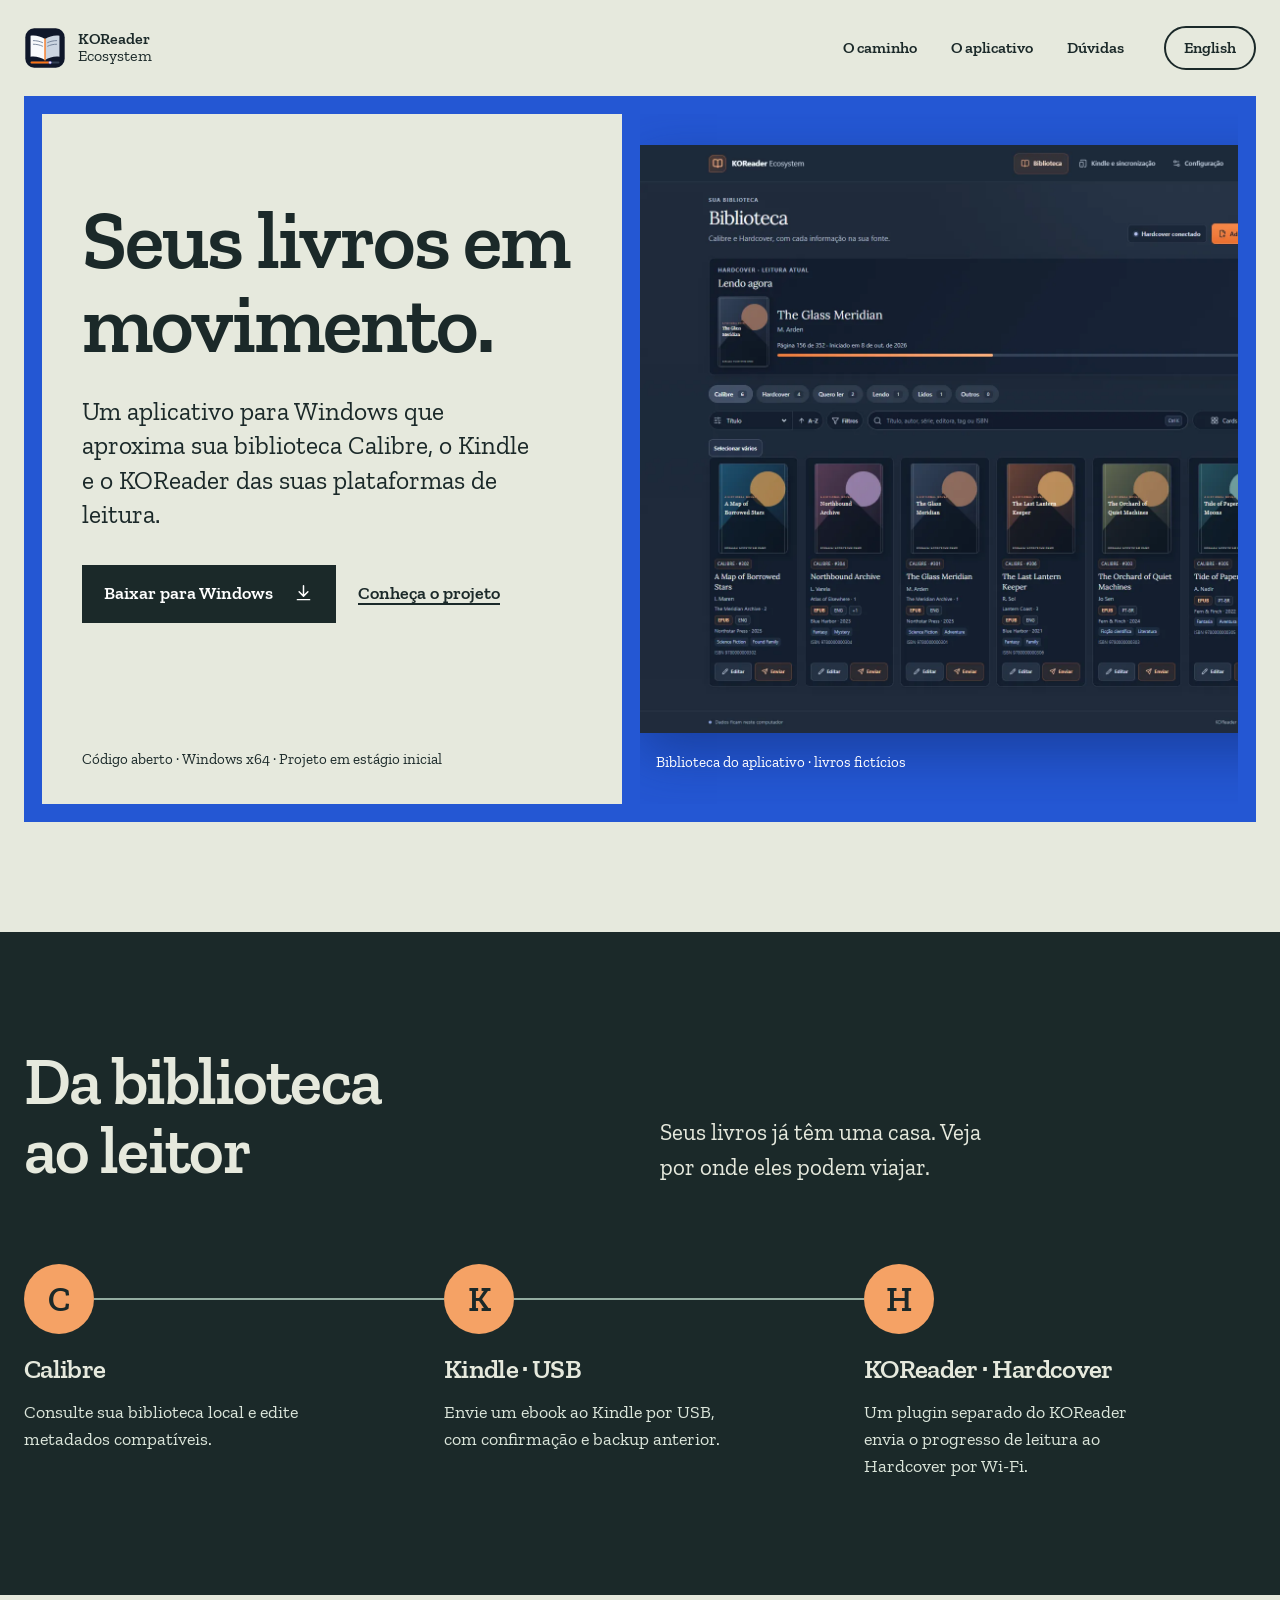
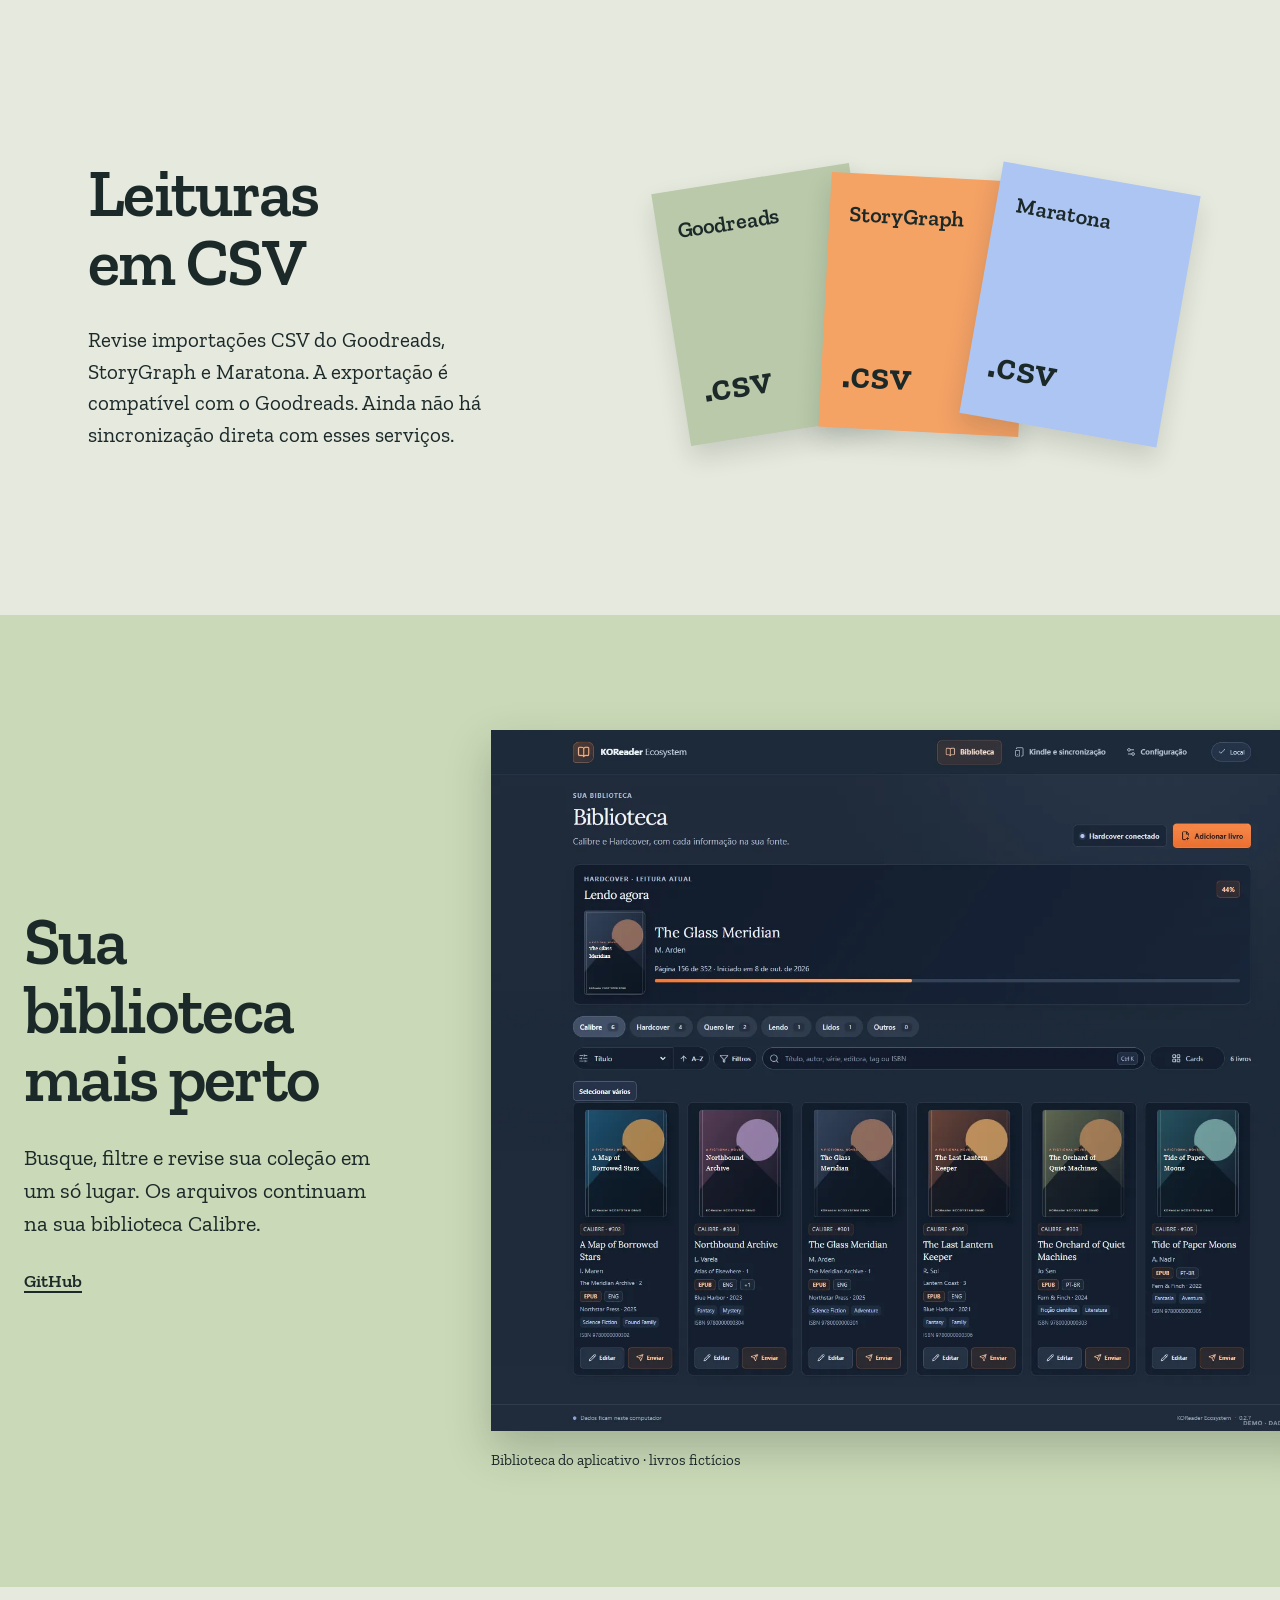
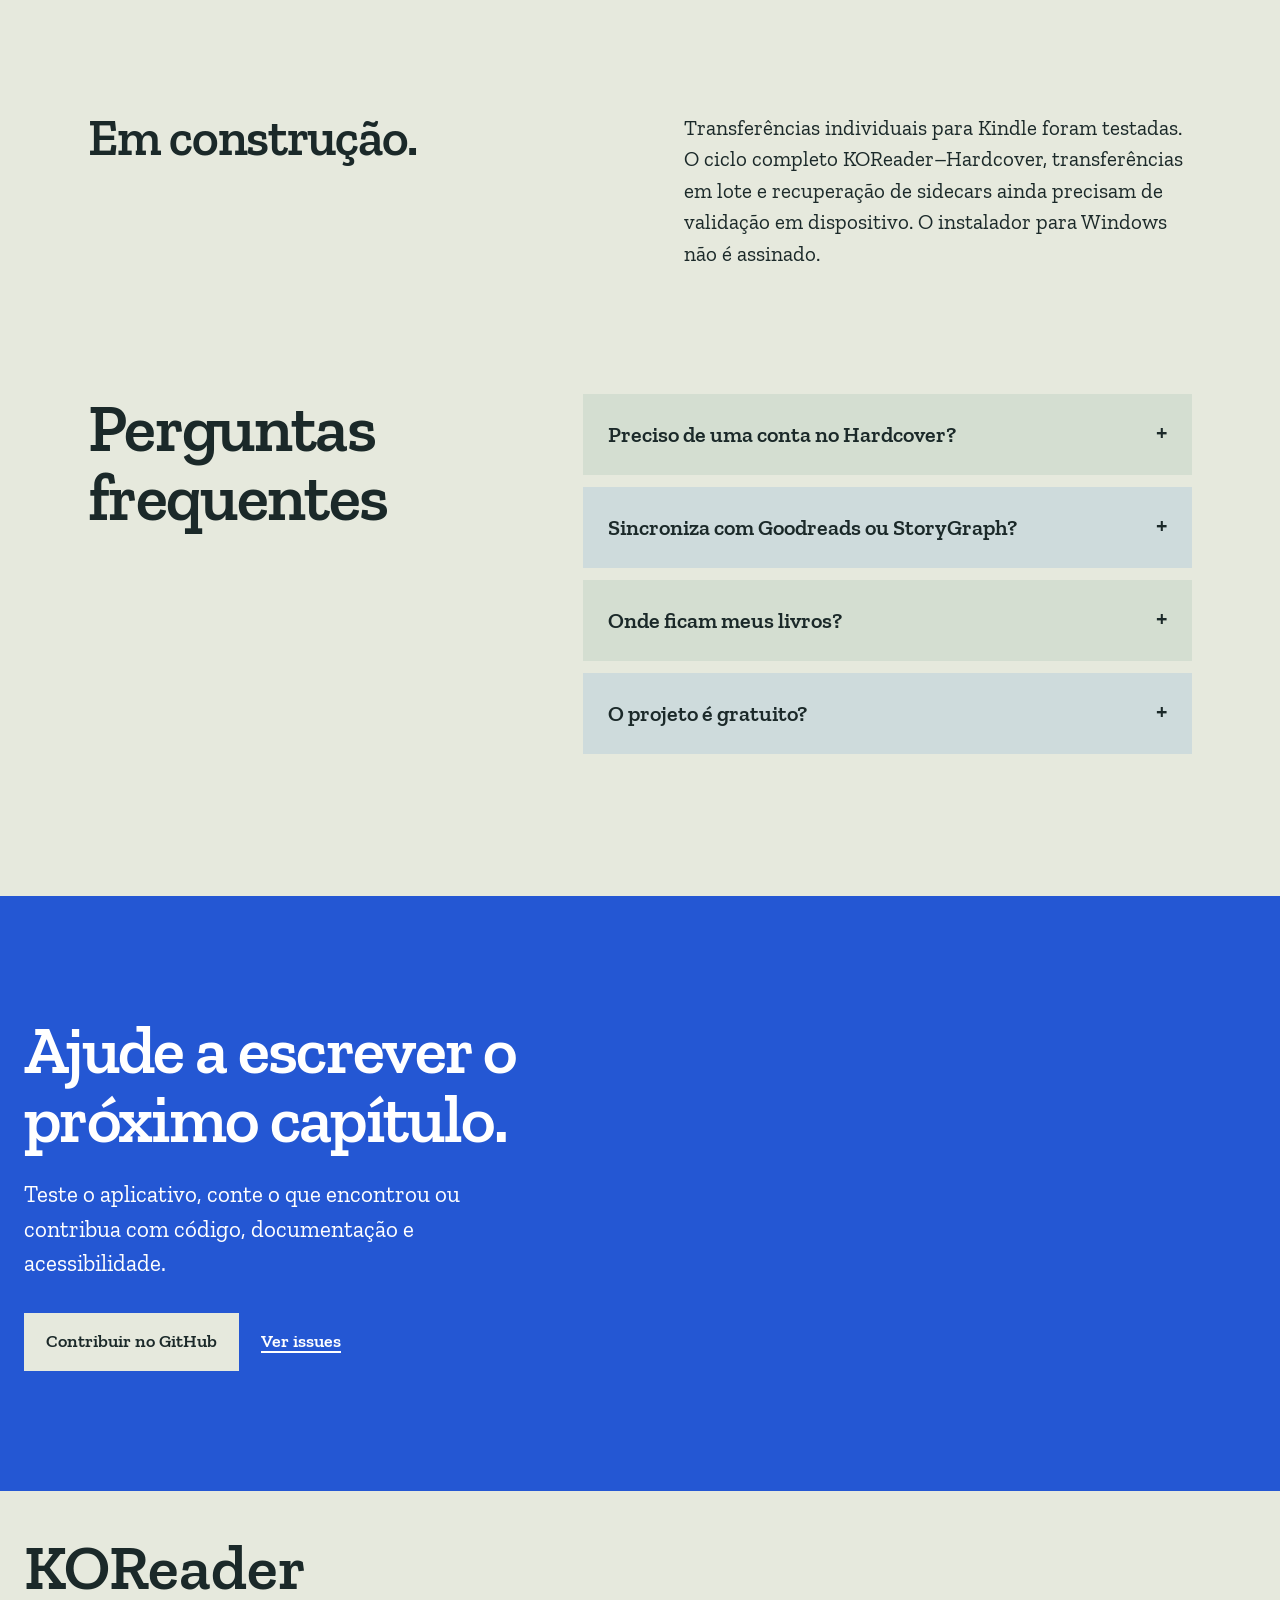
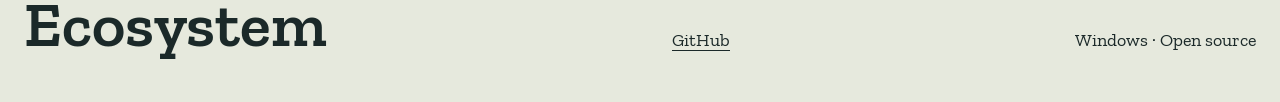
<file: index.html>
<!doctype html>
<html lang="pt-BR"><head><meta charset="utf-8"><meta name="viewport" content="width=device-width, initial-scale=1"><meta name="color-scheme" content="light"><title>Sua biblioteca. Sua forma de ler. | KOReader Ecosystem</title><meta name="description" content="Um aplicativo open source para organizar sua biblioteca Calibre, enviar livros ao Kindle e aproximar o KOReader do Hardcover."><link rel="canonical" href="https://bellussi1.github.io/read-ecosystem/"><link rel="alternate" hreflang="pt-BR" href="https://bellussi1.github.io/read-ecosystem/"><link rel="alternate" hreflang="en" href="https://bellussi1.github.io/read-ecosystem/en/"><link rel="alternate" hreflang="x-default" href="https://bellussi1.github.io/read-ecosystem/en/"><meta property="og:type" content="website"><meta property="og:title" content="Sua biblioteca. Sua forma de ler. | KOReader Ecosystem"><meta property="og:description" content="Um aplicativo open source para organizar sua biblioteca Calibre, enviar livros ao Kindle e aproximar o KOReader do Hardcover."><meta property="og:url" content="https://bellussi1.github.io/read-ecosystem/"><meta property="og:image" content="https://bellussi1.github.io/read-ecosystem/assets/library-pt.png"><meta name="twitter:card" content="summary_large_image"><link rel="icon" href="./assets/icon.svg" type="image/svg+xml"><link rel="alternate icon" href="./assets/icon.ico"><link rel="preload" href="./assets/ZillaSlab-SemiBold.woff2" as="font" type="font/woff2" crossorigin><link rel="preload" as="image" href="./assets/library-pt-small.webp" imagesrcset="./assets/library-pt-small.webp 720w, ./assets/library-pt.webp 1440w" imagesizes="(max-width: 800px) calc(100vw - 60px), 60vw"><link rel="stylesheet" href="./style.css"><script type="application/ld+json">{"@context": "https://schema.org", "@type": "SoftwareApplication", "name": "KOReader Ecosystem", "applicationCategory": "UtilitiesApplication", "operatingSystem": "Windows", "description": "Um aplicativo open source para organizar sua biblioteca Calibre, enviar livros ao Kindle e aproximar o KOReader do Hardcover.", "url": "https://bellussi1.github.io/read-ecosystem/", "offers": {"@type": "Offer", "price": "0", "priceCurrency": "USD"}}</script></head>
<body><a class="skip" href="#main">Pular para o conteúdo</a><header class="nav wrap"><a class="brand" href="./" aria-label="KOReader Ecosystem"><img src="./assets/icon.svg" alt="" width="42" height="42"><span>KOReader<br><strong>Ecosystem</strong></span></a><nav aria-label="Navegação principal"><a href="#journey">O caminho</a><a href="#app">O aplicativo</a><a href="#faq">Dúvidas</a></nav><a class="language" href="en/" lang="en" hreflang="en">English</a></header>
<main id="main"><section class="cover wrap"><div class="cover-paper"><div class="cover-copy"><h1>Seus livros em movimento.</h1><p>Um aplicativo para Windows que aproxima sua biblioteca Calibre, o Kindle e o KOReader das suas plataformas de leitura.</p><div class="cover-actions"><a class="button" href="https://github.com/bellussi1/koreader-ecosystem/releases/latest">Baixar para Windows<svg aria-hidden="true" viewBox="0 0 24 24"><path d="M12 3v12m-5-5 5 5 5-5M5 19h14"/></svg></a><a class="plain-link" href="https://github.com/bellussi1/koreader-ecosystem">Conheça o projeto</a></div></div><p class="cover-foot">Código aberto · Windows x64 · Projeto em estágio inicial</p></div><figure class="cover-screen"><img src="./assets/library-pt.webp" srcset="./assets/library-pt-small.webp 720w, ./assets/library-pt.webp 1440w" sizes="(max-width: 800px) calc(100vw - 60px), 60vw" alt="Tela da biblioteca com livros fictícios, busca e filtros" width="1440" height="1200" fetchpriority="high"><figcaption>Biblioteca do aplicativo · livros fictícios</figcaption></figure></section>
<section class="journey" id="journey"><div class="wrap"><div class="journey-head"><h2>Da biblioteca ao leitor</h2><p>Seus livros já têm uma casa. Veja por onde eles podem viajar.</p></div><div class="route"><article><span class="route-symbol" aria-hidden="true">C</span><div><h3>Calibre</h3><p>Consulte sua biblioteca local e edite metadados compatíveis.</p></div></article><article><span class="route-symbol" aria-hidden="true">K</span><div><h3>Kindle · USB</h3><p>Envie um ebook ao Kindle por USB, com confirmação e backup anterior.</p></div></article><article><span class="route-symbol" aria-hidden="true">H</span><div><h3>KOReader · Hardcover</h3><p>Um plugin separado do KOReader envia o progresso de leitura ao Hardcover por Wi-Fi.</p></div></article></div></div></section>
<section class="portability wrap"><div><h2>Leituras em CSV</h2><p>Revise importações CSV do Goodreads, StoryGraph e Maratona. A exportação é compatível com o Goodreads. Ainda não há sincronização direta com esses serviços.</p></div><div class="file-stack" aria-hidden="true"><span>Goodreads<br><b>.csv</b></span><span>StoryGraph<br><b>.csv</b></span><span>Maratona<br><b>.csv</b></span></div></section>
<section class="app" id="app"><div class="wrap app-inner"><div class="app-copy"><h2>Sua biblioteca mais perto</h2><p>Busque, filtre e revise sua coleção em um só lugar. Os arquivos continuam na sua biblioteca Calibre.</p><a class="plain-link" href="https://github.com/bellussi1/koreader-ecosystem">GitHub</a></div><figure><img src="./assets/library-pt.webp" srcset="./assets/library-pt-small.webp 720w, ./assets/library-pt.webp 1440w" sizes="(max-width: 800px) calc(100vw - 60px), 60vw" alt="Tela da biblioteca com livros fictícios, busca e filtros" width="1440" height="1200" loading="lazy"><figcaption>Biblioteca do aplicativo · livros fictícios</figcaption></figure></div></section>
<section class="status wrap"><h2>Em construção.</h2><p>Transferências individuais para Kindle foram testadas. O ciclo completo KOReader–Hardcover, transferências em lote e recuperação de sidecars ainda precisam de validação em dispositivo. O instalador para Windows não é assinado.</p></section><section class="faq wrap" id="faq"><h2>Perguntas frequentes</h2><div class="questions"><details><summary>Preciso de uma conta no Hardcover?</summary><p>Não para consultar e organizar sua biblioteca Calibre. Os recursos do Hardcover precisam de uma conta.</p></details><details><summary>Sincroniza com Goodreads ou StoryGraph?</summary><p>Ainda não diretamente. Há importação revisável por arquivos CSV para ambos.</p></details><details><summary>Onde ficam meus livros?</summary><p>Os livros continuam na biblioteca Calibre no seu computador.</p></details><details><summary>O projeto é gratuito?</summary><p>Sim. O KOReader Ecosystem é open source sob licença MIT.</p></details></div></section><section class="join"><div class="wrap"><h2>Ajude a escrever o próximo capítulo.</h2><p>Teste o aplicativo, conte o que encontrou ou contribua com código, documentação e acessibilidade.</p><div class="cover-actions"><a class="button" href="https://github.com/bellussi1/koreader-ecosystem/blob/main/CONTRIBUTING.pt-BR.md">Contribuir no GitHub</a><a class="plain-link" href="https://github.com/bellussi1/koreader-ecosystem/issues">Ver issues</a></div></div></section></main><footer class="footer wrap"><strong>KOReader<br>Ecosystem</strong><a href="https://github.com/bellussi1/koreader-ecosystem">GitHub</a><span>Windows · Open source</span></footer></body></html>
</file>
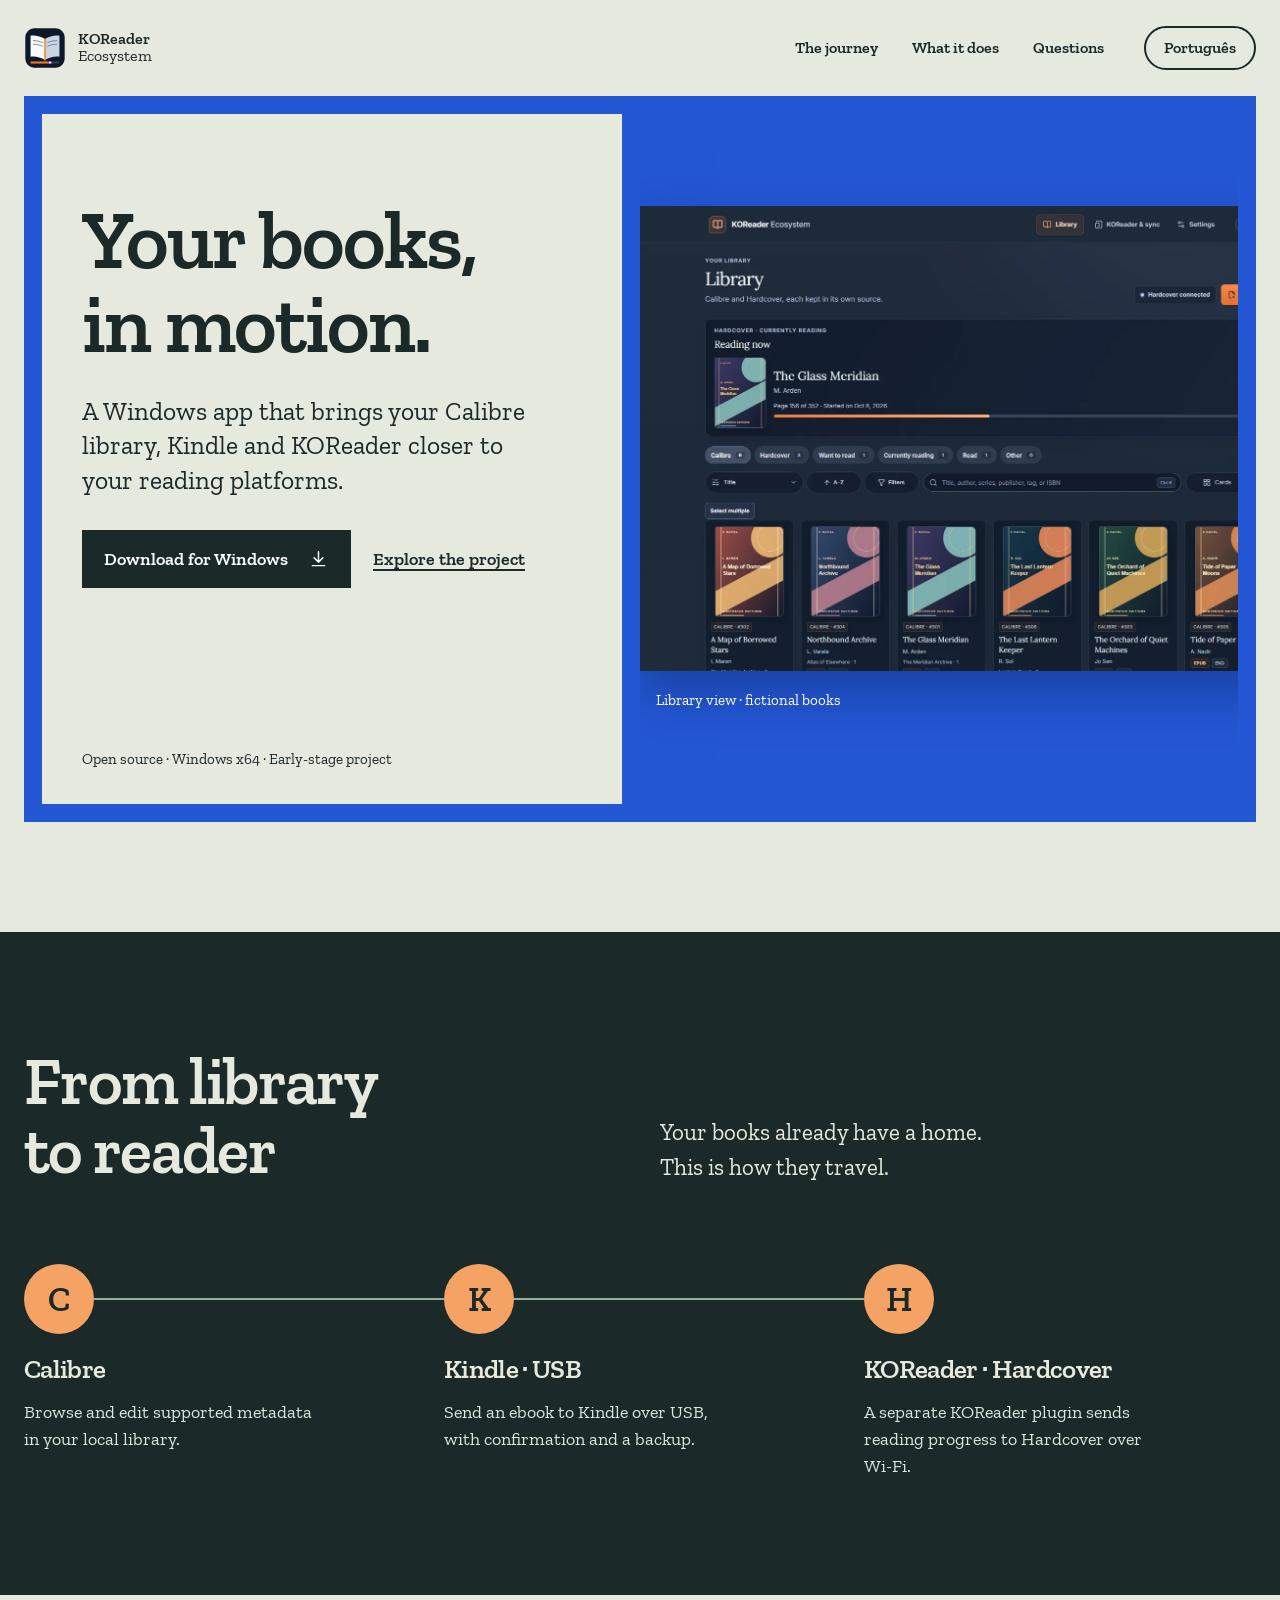
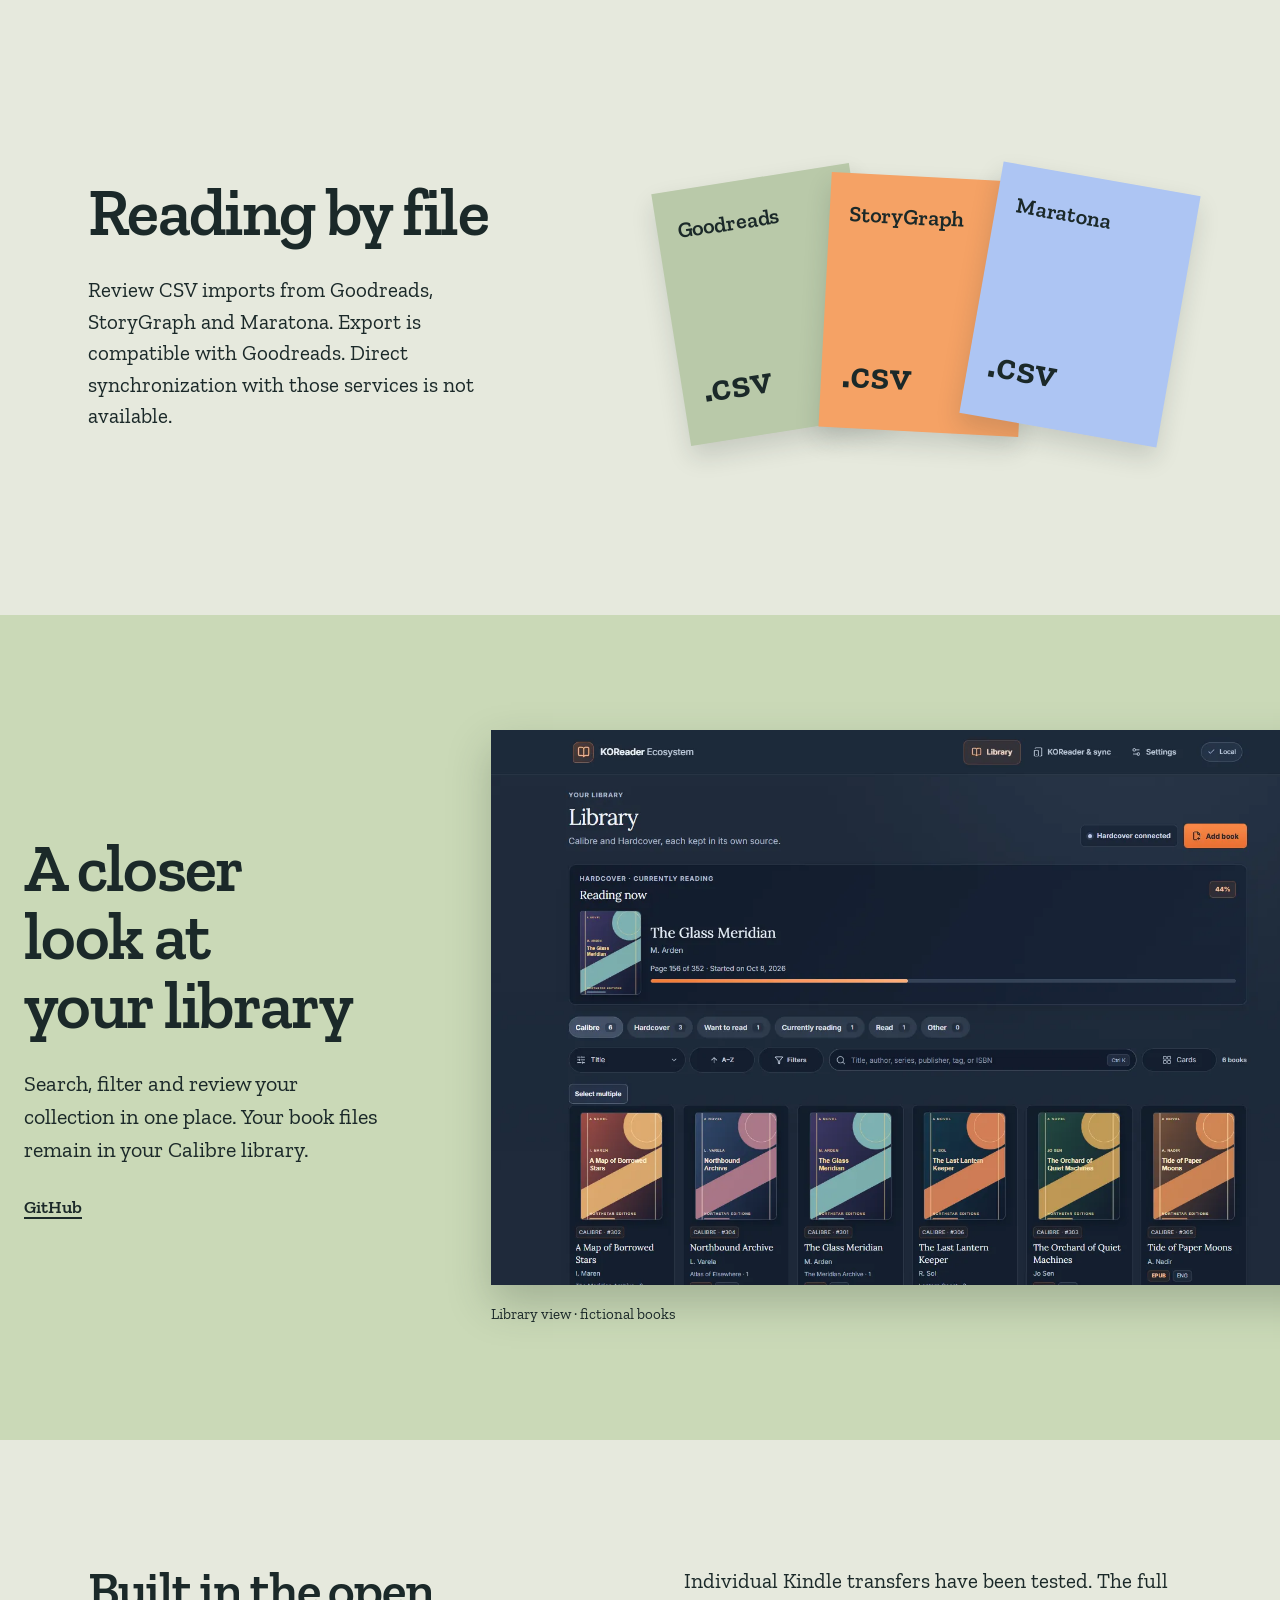
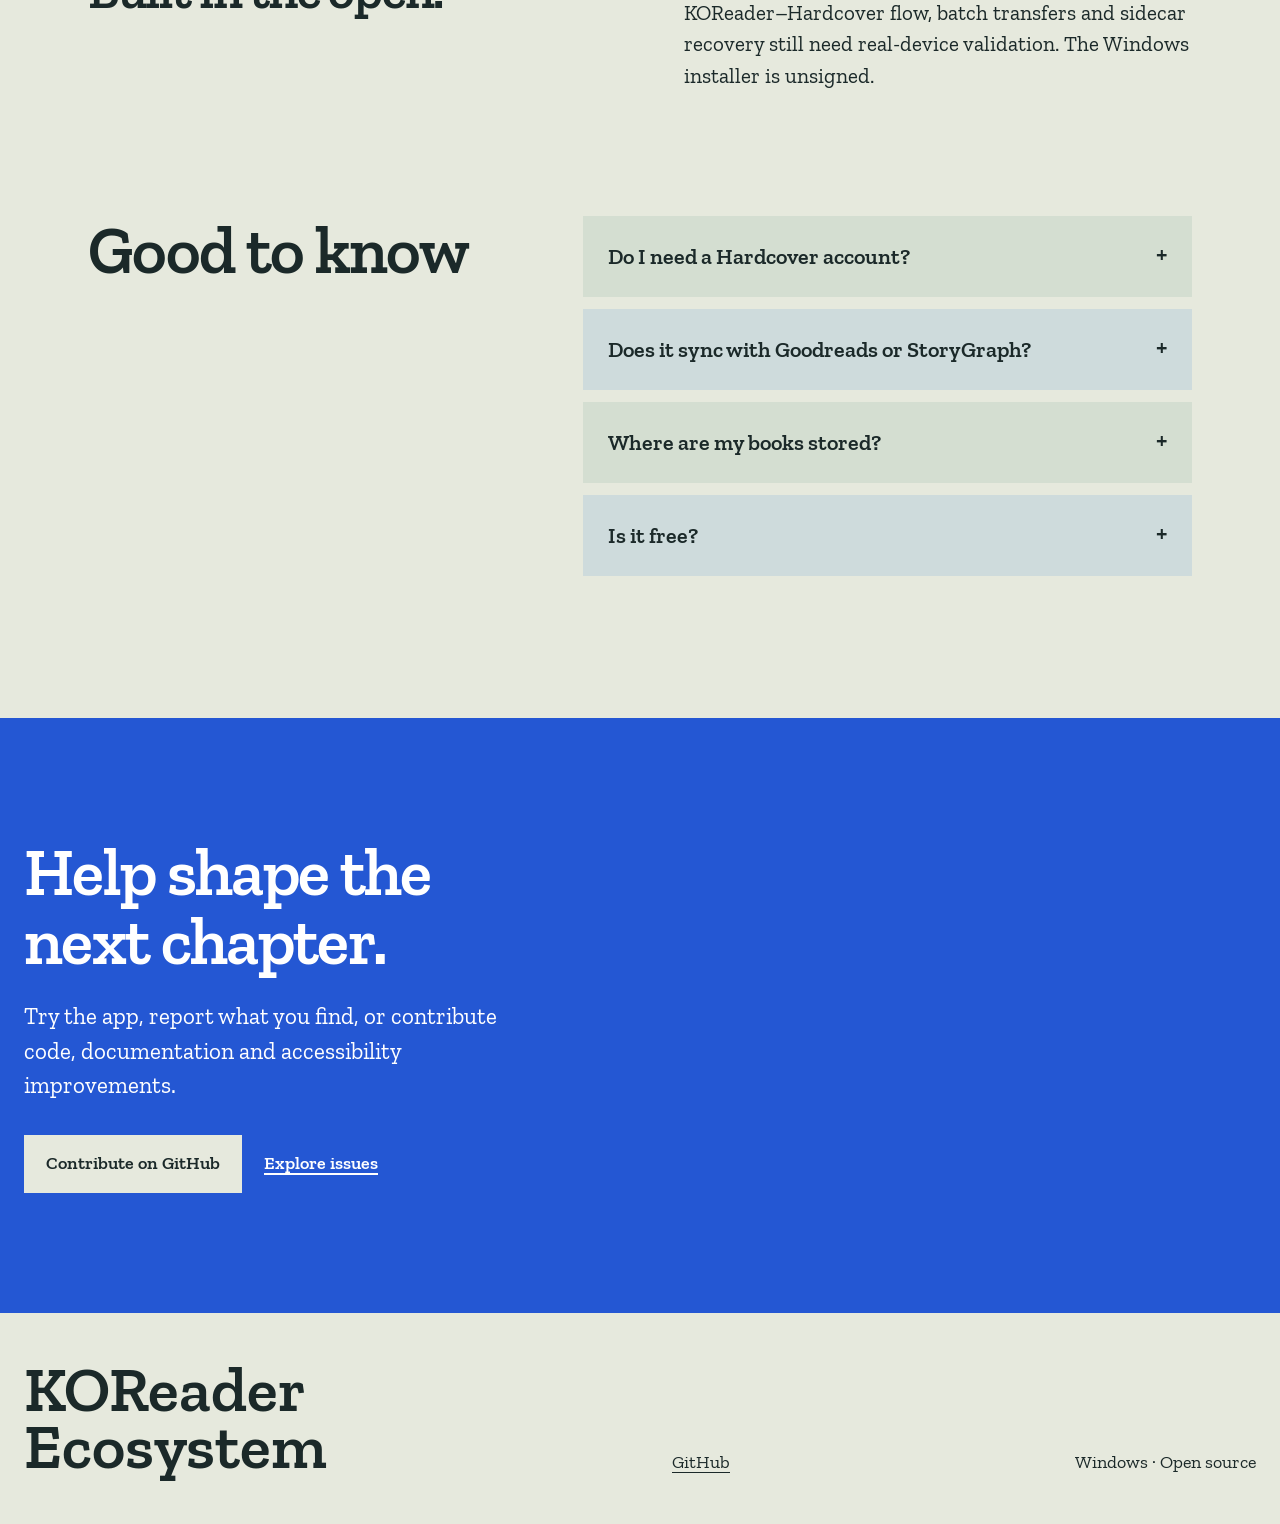
<file: en/index.html>
<!doctype html>
<html lang="en"><head><meta charset="utf-8"><meta name="viewport" content="width=device-width, initial-scale=1"><meta name="color-scheme" content="light"><title>Your library. Your way of reading. | KOReader Ecosystem</title><meta name="description" content="An open-source Windows app to organize your Calibre library, send books to Kindle and connect KOReader with Hardcover."><link rel="canonical" href="https://bellussi1.github.io/read-ecosystem/en/"><link rel="alternate" hreflang="pt-BR" href="https://bellussi1.github.io/read-ecosystem/"><link rel="alternate" hreflang="en" href="https://bellussi1.github.io/read-ecosystem/en/"><link rel="alternate" hreflang="x-default" href="https://bellussi1.github.io/read-ecosystem/en/"><meta property="og:type" content="website"><meta property="og:title" content="Your library. Your way of reading. | KOReader Ecosystem"><meta property="og:description" content="An open-source Windows app to organize your Calibre library, send books to Kindle and connect KOReader with Hardcover."><meta property="og:url" content="https://bellussi1.github.io/read-ecosystem/en/"><meta property="og:image" content="https://bellussi1.github.io/read-ecosystem/assets/library-en.png"><meta name="twitter:card" content="summary_large_image"><link rel="icon" href="../assets/icon.svg" type="image/svg+xml"><link rel="alternate icon" href="../assets/icon.ico"><link rel="preload" href="../assets/ZillaSlab-SemiBold.woff2" as="font" type="font/woff2" crossorigin><link rel="preload" as="image" href="../assets/library-en-small.webp" imagesrcset="../assets/library-en-small.webp 720w, ../assets/library-en.webp 1440w" imagesizes="(max-width: 800px) calc(100vw - 60px), 60vw"><link rel="stylesheet" href="../style.css"><script type="application/ld+json">{"@context": "https://schema.org", "@type": "SoftwareApplication", "name": "KOReader Ecosystem", "applicationCategory": "UtilitiesApplication", "operatingSystem": "Windows", "description": "An open-source Windows app to organize your Calibre library, send books to Kindle and connect KOReader with Hardcover.", "url": "https://bellussi1.github.io/read-ecosystem/en/", "offers": {"@type": "Offer", "price": "0", "priceCurrency": "USD"}}</script></head>
<body><a class="skip" href="#main">Skip to content</a><header class="nav wrap"><a class="brand" href="../" aria-label="KOReader Ecosystem"><img src="../assets/icon.svg" alt="" width="42" height="42"><span>KOReader<br><strong>Ecosystem</strong></span></a><nav aria-label="Main navigation"><a href="#journey">The journey</a><a href="#app">What it does</a><a href="#faq">Questions</a></nav><a class="language" href="../" lang="pt-BR" hreflang="pt-BR">Português</a></header>
<main id="main"><section class="cover wrap"><div class="cover-paper"><div class="cover-copy"><h1>Your books, in motion.</h1><p>A Windows app that brings your Calibre library, Kindle and KOReader closer to your reading platforms.</p><div class="cover-actions"><a class="button" href="https://github.com/bellussi1/koreader-ecosystem/releases/latest">Download for Windows<svg aria-hidden="true" viewBox="0 0 24 24"><path d="M12 3v12m-5-5 5 5 5-5M5 19h14"/></svg></a><a class="plain-link" href="https://github.com/bellussi1/koreader-ecosystem">Explore the project</a></div></div><p class="cover-foot">Open source · Windows x64 · Early-stage project</p></div><figure class="cover-screen"><img src="../assets/library-en.webp" srcset="../assets/library-en-small.webp 720w, ../assets/library-en.webp 1440w" sizes="(max-width: 800px) calc(100vw - 60px), 60vw" alt="Library view with fictional books, search and filters" width="1440" height="949" fetchpriority="high"><figcaption>Library view · fictional books</figcaption></figure></section>
<section class="journey" id="journey"><div class="wrap"><div class="journey-head"><h2>From library to reader</h2><p>Your books already have a home. This is how they travel.</p></div><div class="route"><article><span class="route-symbol" aria-hidden="true">C</span><div><h3>Calibre</h3><p>Browse and edit supported metadata in your local library.</p></div></article><article><span class="route-symbol" aria-hidden="true">K</span><div><h3>Kindle · USB</h3><p>Send an ebook to Kindle over USB, with confirmation and a backup.</p></div></article><article><span class="route-symbol" aria-hidden="true">H</span><div><h3>KOReader · Hardcover</h3><p>A separate KOReader plugin sends reading progress to Hardcover over Wi-Fi.</p></div></article></div></div></section>
<section class="portability wrap"><div><h2>Reading by file</h2><p>Review CSV imports from Goodreads, StoryGraph and Maratona. Export is compatible with Goodreads. Direct synchronization with those services is not available.</p></div><div class="file-stack" aria-hidden="true"><span>Goodreads<br><b>.csv</b></span><span>StoryGraph<br><b>.csv</b></span><span>Maratona<br><b>.csv</b></span></div></section>
<section class="app" id="app"><div class="wrap app-inner"><div class="app-copy"><h2>A closer look at your library</h2><p>Search, filter and review your collection in one place. Your book files remain in your Calibre library.</p><a class="plain-link" href="https://github.com/bellussi1/koreader-ecosystem">GitHub</a></div><figure><img src="../assets/library-en.webp" srcset="../assets/library-en-small.webp 720w, ../assets/library-en.webp 1440w" sizes="(max-width: 800px) calc(100vw - 60px), 60vw" alt="Library view with fictional books, search and filters" width="1440" height="949" loading="lazy"><figcaption>Library view · fictional books</figcaption></figure></div></section>
<section class="status wrap"><h2>Built in the open.</h2><p>Individual Kindle transfers have been tested. The full KOReader–Hardcover flow, batch transfers and sidecar recovery still need real-device validation. The Windows installer is unsigned.</p></section><section class="faq wrap" id="faq"><h2>Good to know</h2><div class="questions"><details><summary>Do I need a Hardcover account?</summary><p>No account is needed to browse and organize a Calibre library. Hardcover features require an account.</p></details><details><summary>Does it sync with Goodreads or StoryGraph?</summary><p>Not directly. Reviewable CSV import is available for both services.</p></details><details><summary>Where are my books stored?</summary><p>Your books remain in your Calibre library on your computer.</p></details><details><summary>Is it free?</summary><p>Yes. KOReader Ecosystem is open source under the MIT license.</p></details></div></section><section class="join"><div class="wrap"><h2>Help shape the next chapter.</h2><p>Try the app, report what you find, or contribute code, documentation and accessibility improvements.</p><div class="cover-actions"><a class="button" href="https://github.com/bellussi1/koreader-ecosystem/blob/main/CONTRIBUTING.md">Contribute on GitHub</a><a class="plain-link" href="https://github.com/bellussi1/koreader-ecosystem/issues">Explore issues</a></div></div></section></main><footer class="footer wrap"><strong>KOReader<br>Ecosystem</strong><a href="https://github.com/bellussi1/koreader-ecosystem">GitHub</a><span>Windows · Open source</span></footer></body></html>
</file>
<file: style.css>
@font-face{font-family:Zilla;src:url(assets/ZillaSlab-Regular.woff2) format('woff2');font-weight:400;font-display:swap}@font-face{font-family:Zilla;src:url(assets/ZillaSlab-SemiBold.woff2) format('woff2');font-weight:600;font-display:swap}
:root{--ink:#1b2929;--paper:#e6e9dd;--blue:#2457d3;--orange:#f5a265;--white:#fff;--ease:cubic-bezier(.23,1,.32,1)}*{box-sizing:border-box}html{scroll-behavior:smooth}body{margin:0;background:var(--paper);color:var(--ink);font:18px/1.5 Zilla,Georgia,serif}a{color:inherit;text-underline-offset:.2em}img{display:block;max-width:100%;height:auto}h1,h2,h3,p,figure{margin:0}h1,h2,h3{font-weight:600;line-height:1.03;letter-spacing:-.025em;text-wrap:balance}h2{font-size:clamp(42px,5.2vw,76px)}p{max-width:60ch}.wrap{width:min(1440px,calc(100% - 48px));margin:auto}.skip{position:absolute;left:20px;top:-100px;background:#fff;padding:12px;z-index:10}.skip:focus{top:12px}:focus-visible{outline:3px solid #f26422;outline-offset:4px}::selection{background:var(--orange);color:var(--ink)}
.nav{height:96px;display:flex;align-items:center;gap:40px;font:600 16px/1.2 Zilla,serif}.brand{display:flex;align-items:center;gap:12px;text-decoration:none;line-height:1.05}.brand strong{font-weight:400}.nav nav{margin-left:auto;display:flex;gap:34px}.nav nav a,.language{text-decoration:none}.nav a:hover{text-decoration:underline}.language{padding:10px 18px;border:2px solid var(--ink);border-radius:40px}
.cover{background:var(--blue);padding:18px;display:grid;grid-template-columns:1fr 1.03fr;gap:18px;align-items:stretch}.cover-paper{background:#e6e9dd;min-height:690px;padding:34px 40px;display:flex;flex-direction:column;justify-content:space-between}.cover-top{display:flex;justify-content:space-between;gap:12px;font-size:15px;font-weight:600}.cover-copy{padding:50px 0}.cover h1{font-size:clamp(56px,6.4vw,96px);max-width:11ch}.cover-copy p{font-size:clamp(20px,2vw,27px);line-height:1.35;max-width:30ch;margin-top:28px}.cover-actions{display:flex;flex-wrap:wrap;gap:22px;align-items:center;margin-top:32px}.button{display:inline-flex;align-items:center;justify-content:center;gap:20px;min-height:58px;background:var(--ink);color:#fff;padding:15px 22px;text-decoration:none;font-weight:600;transition:background-color 180ms ease}.button:hover{background:#3c5950}.button svg{width:21px;height:21px;fill:none;stroke:currentColor;stroke-width:1.7;stroke-linecap:round;stroke-linejoin:round}.plain-link{font-weight:600;text-decoration-thickness:2px}.cover-foot{font-size:15px}.cover-screen{min-width:0;display:flex;flex-direction:column;justify-content:center;overflow:hidden;color:white}.cover-screen img{width:118%;max-width:none;align-self:flex-start;box-shadow:0 20px 50px #102e7a90}.cover-screen figcaption{font-size:15px;margin:18px 0 0 16px}
.journey{background:var(--ink);color:var(--paper);margin-top:110px;padding:115px 0}.journey-head{display:grid;grid-template-columns:1fr 1fr;gap:40px;align-items:end}.journey-head h2{max-width:10ch}.journey-head p{font-size:23px;max-width:25ch}.route{display:grid;grid-template-columns:repeat(3,1fr);gap:28px;margin-top:80px}.route article{display:grid;grid-template-columns:70px 1fr;gap:20px;position:relative}.route article:not(:last-child):after{content:'';position:absolute;left:70px;right:-28px;top:34px;height:2px;background:#94ada1}.route-symbol{width:70px;height:70px;display:grid;place-items:center;border-radius:50%;background:var(--orange);color:var(--ink);font-size:35px;font-weight:600;position:relative;z-index:1}.route article>div{padding-top:92px;margin-left:-90px}.route h3{font-size:27px}.route p{color:#dce6db;margin-top:15px;max-width:30ch}
.portability{padding:145px 5%;display:grid;grid-template-columns:.9fr 1fr;gap:8%;align-items:center}.portability h2{max-width:11ch}.portability p{margin-top:28px;font-size:21px;max-width:35ch}.file-stack{display:flex;align-items:center;justify-content:center;min-height:330px}.file-stack span{width:200px;height:255px;padding:24px 20px;display:flex;flex-direction:column;justify-content:space-between;background:#b9c9a9;font-size:22px;font-weight:600;transform:rotate(-9deg);box-shadow:0 12px 25px #1b292927}.file-stack span:nth-child(2){background:#f5a265;transform:rotate(3deg);margin-left:-45px}.file-stack span:nth-child(3){background:#adc5f3;transform:rotate(10deg);margin-left:-45px}.file-stack b{font-size:42px}
.app{background:#cad9b7;padding:115px 0;overflow:hidden}.app-inner{display:grid;grid-template-columns:.65fr 1.35fr;gap:8%;align-items:center}.app-copy p{font-size:22px;margin:28px 0}.app figure{min-width:0}.app img{width:110%;max-width:none;box-shadow:0 18px 40px #29392d40}.app figcaption{font-size:15px;margin-top:18px}.status{padding:125px 5%;display:grid;grid-template-columns:1fr 1fr;gap:8%;align-items:start}.status h2{font-size:clamp(36px,4vw,58px)}.status p{font-size:21px}.faq{padding:0 5% 130px;display:grid;grid-template-columns:.8fr 1.2fr;gap:8%}.questions details{background:#d4ded1;padding:0 25px;margin-bottom:12px}.questions details:nth-child(even){background:#cedbdc}summary{cursor:pointer;list-style:none;font-weight:600;font-size:22px;padding:24px 40px 24px 0;position:relative}summary::-webkit-details-marker{display:none}summary:after{content:'+';position:absolute;right:0;font-size:28px;top:17px}details[open] summary:after{content:'−'}details p{padding:0 0 26px}.join{background:var(--blue);color:#fff;padding:120px 0}.join h2{max-width:15ch}.join p{font-size:23px;max-width:37ch;margin-top:24px}.join .button{background:var(--paper);color:var(--ink)}.join .button:hover{background:#fff}.footer{padding:48px 0;display:flex;justify-content:space-between;gap:20px;align-items:end}.footer strong{font-size:clamp(32px,5vw,64px);line-height:.9}
@media(max-width:800px){.wrap{width:calc(100% - 30px)}.nav{height:auto;min-height:85px;flex-wrap:wrap;gap:15px;padding:15px 0}.nav nav{order:3;width:100%;margin:0;gap:24px;overflow-x:auto}.nav nav a{white-space:nowrap}.language{margin-left:auto}.cover{grid-template-columns:1fr;padding:10px;gap:10px}.cover-paper{min-height:500px;padding:25px}.cover h1{font-size:clamp(48px,11vw,76px)}.cover-copy{padding:50px 0}.cover-screen{padding:12px 0}.cover-screen img{width:100%;max-width:100%}.journey{margin-top:65px;padding:75px 0}.journey-head{grid-template-columns:1fr;gap:20px}.route{grid-template-columns:1fr;gap:26px;margin-top:50px}.route article{grid-template-columns:56px 1fr;gap:20px}.route-symbol{width:56px;height:56px;font-size:28px}.route article:not(:last-child):after{left:27px;top:56px;bottom:-26px;right:auto;width:2px;height:auto}.route article>div{padding:4px 0 10px;margin:0}.route p{margin-top:10px}.portability{padding:80px 0;grid-template-columns:1fr;gap:25px}.file-stack{min-height:260px}.file-stack span{width:140px;height:190px;font-size:17px}.file-stack b{font-size:32px}.app{padding:80px 0}.app-inner{grid-template-columns:1fr;gap:40px}.app img{width:100%}.status{padding:80px 0;grid-template-columns:1fr;gap:20px}.faq{padding:0 0 80px;grid-template-columns:1fr;gap:28px}.join{padding:80px 0}.footer{flex-wrap:wrap}.footer strong{width:100%}}
@media(prefers-reduced-motion:reduce){html{scroll-behavior:auto}*,*:before,*:after{animation-duration:.01ms!important;transition-duration:.01ms!important}}
@media(max-width:800px){.wrap{width:calc(100% - 40px)}}
@supports (animation-timeline:view()){ @media (prefers-reduced-motion:no-preference){.file-stack span:nth-child(1){animation:stack-left linear both;animation-timeline:view();animation-range:entry 10% cover 45%}.file-stack span:nth-child(3){animation:stack-right linear both;animation-timeline:view();animation-range:entry 10% cover 45%}}}
@keyframes stack-left{from{transform:translateX(25px) rotate(0)}to{transform:translateX(0) rotate(-9deg)}}@keyframes stack-right{from{transform:translateX(-25px) rotate(0)}to{transform:translateX(0) rotate(10deg)}}
</file>
